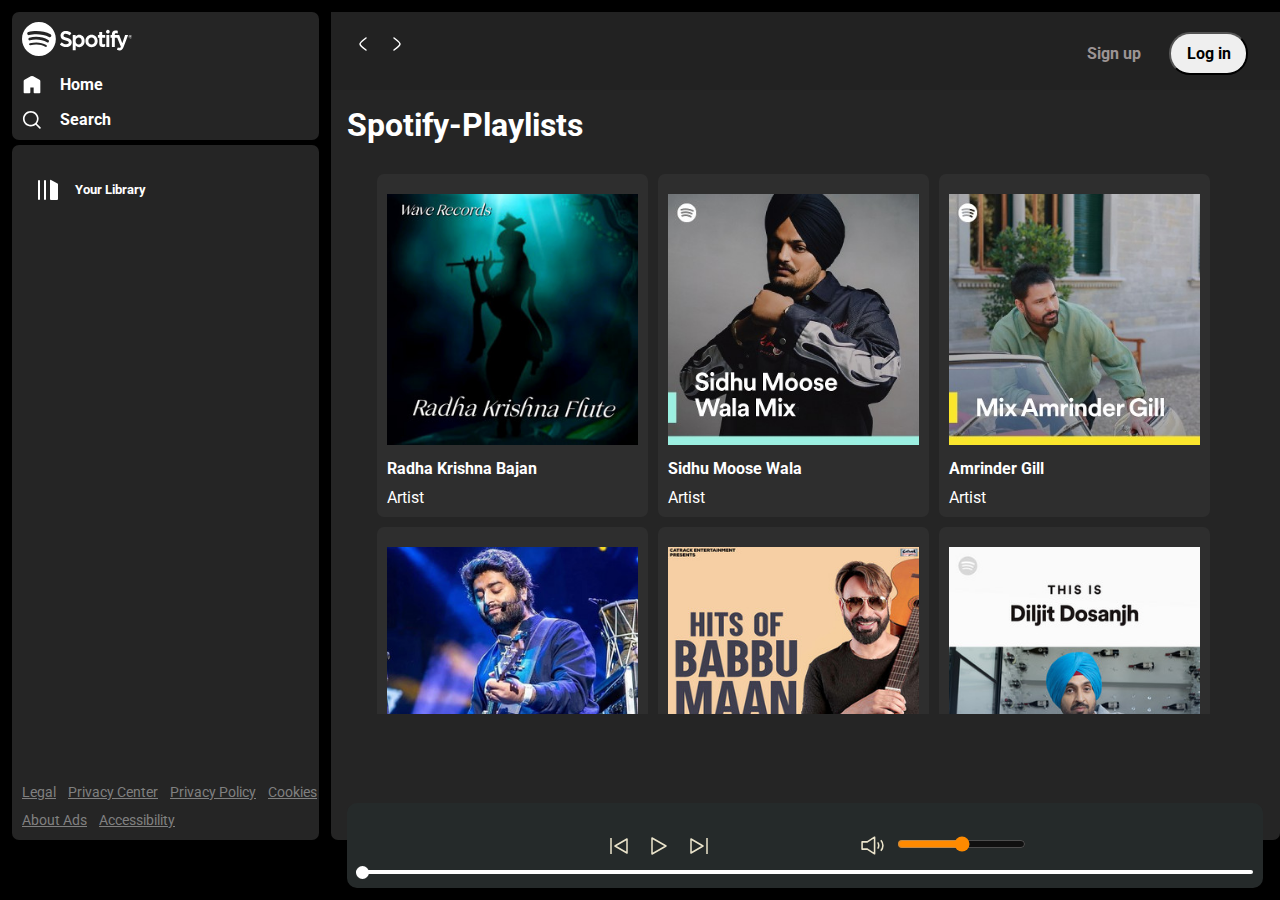
<file: index.html>
<!DOCTYPE html>
<html lang="en">
<head>
    <meta charset="UTF-8">
    <meta name="viewport" content="width=device-width, initial-scale=1.0">
    <title>'Spotify - Web Player: Music for everyone'</title>
     <link rel="stylesheet" href="./css/style.css">
     <link rel="stylesheet" href="./css/utility.css">
</head>
<body>
    <div class="container flex bg-black">
        <div class="left">
            <div class="close">
                <img class="invert" src="./img/close.svg" alt="Close Icon" width="30">
            </div>
            <div class="home bg-grey rounded m-1 p-1">
                <div class="logo"><img class="invert" src="./img/logo.svg" width="110px" alt="Logo Icon"></div>
                <ul>
                    <li><img class="invert" src="./img/home.svg" alt="Home Icon">Home</li>
                    <li><img class="invert" src="./img/search.svg" alt="Search Icon">Search</li>
                </ul>
            </div>

            <div class="library bg-grey rounded m-1 p-1">
                <div class="heading">
                    <img class="invert" src="./img/playlist.svg" alt="playlist Icon">
                    <h4>Your Library</h4>
                </div>

                <div class="songList">
                    <ul>
                    </ul>
                </div>

                <div class="footer">
                    <div><a href="https://www.spotify.com/jp/legal/"><span>Legal</span></a></div>
                    <div><a href="https://www.spotify.com/jp/privacy/"><span>Privacy Center</span></a></div>
                    <div><a href="https://www.spotify.com/jp/legal/privacy-policy/"><span>Privacy Policy</span></a></div>
                    <div><a href="https://www.spotify.com/jp/legal/cookies-policy/"><span>Cookies</span></a></div>
                    <div><a href="https://www.spotify.com/jp/legal/privacy-policy/#s3"><span>About Ads</span></a></div>
                    <div><a href="https://www.spotify.com/jp/accessibility/"><span>Accessibility</span></a></div>
                </div>
               
            </div>


        </div>
        <div class="right bg-grey rounded">
            <div class="header">
                <div class="nav">
                    <div class="hamburgerContainer">
                        <img class="invert hamburger" src="./img/hamburger.svg" alt="Hamburger Icon" width="40px">

                    <svg xmlns="http://www.w3.org/2000/svg" width="24" height="24" viewBox="0 0 24 24" fill="none">
                        <path d="M15 6C15 6 9.00001 10.4189 9 12C8.99999 13.5812 15 18 15 18" stroke="#ffffff" stroke-width="1.5" stroke-linecap="round" stroke-linejoin="round"/>
                    </svg>

                    <svg xmlns="http://www.w3.org/2000/svg" width="24" height="24" viewBox="0 0 24 24" fill="none">
                            <path d="M9.00005 6C9.00005 6 15 10.4189 15 12C15 13.5812 9 18 9 18" stroke="#ffffff" stroke-width="1.5" stroke-linecap="round" stroke-linejoin="round"/>
                    </svg>
                    </div>

                </div>

                <div class="buttons">
                    <button class="signupbtn"><a href="./Sign up pages/sign.html">Sign up</a></button>
                    <button class="loginbtn"><a href="Login Pages/Login.html">Log in</a></button>
                </div>
            </div>
            <div class="spotifyPlaylists">
                <h1>Spotify-Playlists</h1>
                <div class="cardContainer">

                       <!-- card 1 start from here  -->
                    <div data-folder="RadhaKrishna" class="card"> 
                    
                        <div class="play">
                            <svg xmlns="http://www.w3.org/2000/svg" width="33" height="33" fill="#000" class="bi bi-play-fill" viewBox="0 0 16 16">
                                <path d="m11.596 8.697-6.363 3.692c-.54.313-1.233-.066-1.233-.697V4.308c0-.63.692-1.01 1.233-.696l6.363 3.692a.802.802 0 0 1 0 1.393"/>
                              </svg>
                        </div>
                        <img src="./img/RadhaKrishna.jpg" alt="Happy Image">
                        <h4>Radha Krishna Bajan</h4>
                        <p>Artist</p>
                    </div>
                       <!-- card 2 start from here  -->

                       <div data-folder="SidhuMooseWala" class="card"> 
                    
                        <div class="play">
                            <svg xmlns="http://www.w3.org/2000/svg" width="33" height="33" fill="#000" class="bi bi-play-fill" viewBox="0 0 16 16">
                                <path d="m11.596 8.697-6.363 3.692c-.54.313-1.233-.066-1.233-.697V4.308c0-.63.692-1.01 1.233-.696l6.363 3.692a.802.802 0 0 1 0 1.393"/>
                              </svg>
                        </div>
                        <img src="./img/Sidhu Bhai.jpg" alt="Happy Image">
                        <h4>Sidhu Moose Wala</h4>
                        <p>Artist</p>
                    </div>

                        <!-- card 3 start from here  -->

                    <div data-folder="amrinderGill" class="card"> 
                    
                        <div class="play">
                            <svg xmlns="http://www.w3.org/2000/svg" width="33" height="33" fill="#000" class="bi bi-play-fill" viewBox="0 0 16 16">
                                <path d="m11.596 8.697-6.363 3.692c-.54.313-1.233-.066-1.233-.697V4.308c0-.63.692-1.01 1.233-.696l6.363 3.692a.802.802 0 0 1 0 1.393"/>
                              </svg>
                        </div>
                        <img src="./img/Amrinder Gill.jpg" alt="Happy Image">
                        <h4>Amrinder Gill</h4>
                        <p>Artist</p>
                    </div>

                       <!-- card 4 start from here  -->
                    <div data-folder="ArjitSingh" class="card"> 
                    
                        <div class="play">
                            <svg xmlns="http://www.w3.org/2000/svg" width="33" height="33" fill="#000" class="bi bi-play-fill" viewBox="0 0 16 16">
                                <path d="m11.596 8.697-6.363 3.692c-.54.313-1.233-.066-1.233-.697V4.308c0-.63.692-1.01 1.233-.696l6.363 3.692a.802.802 0 0 1 0 1.393"/>
                              </svg>
                        </div>
                        <img src="./img/ArjitSingh.jpg" alt="Happy Image">
                        <h4>Arijit Singh</h4>
                        <p>Artist</p>
                    </div>

                        <!-- card 5 start from here  -->

                    <div data-folder="babbuMaan" class="card"> 
                    
                        <div class="play">
                            <svg xmlns="http://www.w3.org/2000/svg" width="33" height="33" fill="#000" class="bi bi-play-fill" viewBox="0 0 16 16">
                                <path d="m11.596 8.697-6.363 3.692c-.54.313-1.233-.066-1.233-.697V4.308c0-.63.692-1.01 1.233-.696l6.363 3.692a.802.802 0 0 1 0 1.393"/>
                              </svg>
                        </div>
                        <img src="./img/MaanSaab.jpg" alt="Happy Image">
                        <h4>Babbu Maan All Songs</h4>
                        <p>Artist</p>
                    </div>
                        <!-- card 6 start from here  -->

                    <div data-folder="Diljit" class="card">  
                    
                        <div class="play">
                            <svg xmlns="http://www.w3.org/2000/svg" width="33" height="33" fill="#000" class="bi bi-play-fill" viewBox="0 0 16 16">
                                <path d="m11.596 8.697-6.363 3.692c-.54.313-1.233-.066-1.233-.697V4.308c0-.63.692-1.01 1.233-.696l6.363 3.692a.802.802 0 0 1 0 1.393"/>
                              </svg>
                        </div>
                        <img src="./img/Diljeet Dosanjh.jpg" alt="Happy Image">
                        <h4>Diljit Dosanjh All Songs</h4>
                        <p>Artist</p>
                    </div>
                    <!-- card 7 start from here  -->
                    <div data-folder="Diljit" class="card">  
                    
                        <div class="play">
                            <svg xmlns="http://www.w3.org/2000/svg" width="33" height="33" fill="#000" class="bi bi-play-fill" viewBox="0 0 16 16">
                                <path d="m11.596 8.697-6.363 3.692c-.54.313-1.233-.066-1.233-.697V4.308c0-.63.692-1.01 1.233-.696l6.363 3.692a.802.802 0 0 1 0 1.393"/>
                              </svg>
                        </div>
                        <img src="./img/DayDreamer.jpg" alt="Happy Image">
                        <h4>Day Dreamer</h4>
                        <p>Artist</p>
                    </div>

                    <!-- card 8 start from here  -->
                    <div data-folder="hansrajRaguwanshi" class="card">  
                    
                        <div class="play">
                            <svg xmlns="http://www.w3.org/2000/svg" width="33" height="33" fill="#000" class="bi bi-play-fill" viewBox="0 0 16 16">
                                <path d="m11.596 8.697-6.363 3.692c-.54.313-1.233-.066-1.233-.697V4.308c0-.63.692-1.01 1.233-.696l6.363 3.692a.802.802 0 0 1 0 1.393"/>
                              </svg>
                        </div>
                        <img src="./img/Hansraj Raguvanshi.jpg" alt="Happy Image">
                        <h4>Hansraj Raguvanshi</h4>
                        <p>Artist</p>
                    </div>

                        <!-- card 9 start from here  -->

                    <div data-folder="KaranAujla" class="card"> 
                    
                        <div class="play">
                            <svg xmlns="http://www.w3.org/2000/svg" width="33" height="33" fill="#000" class="bi bi-play-fill" viewBox="0 0 16 16">
                                <path d="m11.596 8.697-6.363 3.692c-.54.313-1.233-.066-1.233-.697V4.308c0-.63.692-1.01 1.233-.696l6.363 3.692a.802.802 0 0 1 0 1.393"/>
                              </svg>
                        </div>
                        <img src="./img/Karan Aujla.jpg" alt="Happy Image">
                        <h4>Karan Aujla Mix</h4>
                        <p>By KARAN AUJLA</p>
                    </div>

                        <!-- card 10 start from here  -->

                    <div data-folder="KaranAujla" class="card"> 
                    
                        <div class="play">
                            <svg xmlns="http://www.w3.org/2000/svg" width="33" height="33" fill="#000" class="bi bi-play-fill" viewBox="0 0 16 16">
                                <path d="m11.596 8.697-6.363 3.692c-.54.313-1.233-.066-1.233-.697V4.308c0-.63.692-1.01 1.233-.696l6.363 3.692a.802.802 0 0 1 0 1.393"/>
                              </svg>
                        </div>
                        <img src="./img/Parmish Verma.jpg" alt="Happy Image">
                        <h4>Parmish Verma</h4>
                        <p>Artist</p>
                    </div>
                        <!-- card 11 start from here  -->

                    <div data-folder="KaranAujla" class="card"> 
                    
                        <div class="play">
                            <svg xmlns="http://www.w3.org/2000/svg" width="33" height="33" fill="#000" class="bi bi-play-fill" viewBox="0 0 16 16">
                                <path d="m11.596 8.697-6.363 3.692c-.54.313-1.233-.066-1.233-.697V4.308c0-.63.692-1.01 1.233-.696l6.363 3.692a.802.802 0 0 1 0 1.393"/>
                              </svg>
                        </div>
                        <img src="./img/Prabh Gill.jpg" alt="Happy Image">
                        <h4>Prabh Gill</h4>
                        <p>Artist</p>
                    </div>

                        <!-- card 12 start from here  -->

                    <div data-folder="PremDhillon" class="card"> 
                    
                        <div class="play">
                            <svg xmlns="http://www.w3.org/2000/svg" width="33" height="33" fill="#000" class="bi bi-play-fill" viewBox="0 0 16 16">
                                <path d="m11.596 8.697-6.363 3.692c-.54.313-1.233-.066-1.233-.697V4.308c0-.63.692-1.01 1.233-.696l6.363 3.692a.802.802 0 0 1 0 1.393"/>
                              </svg>
                        </div>
                        <img src="./img/PremDhillon.jpg" alt="Happy Image">
                        <h4>Prem Dhillon</h4>
                        <p>Artist</p>
                    </div>

                        <!-- card 13 start from here  -->

                    <div data-folder="KaranAujla" class="card"> 
                    
                        <div class="play">
                            <svg xmlns="http://www.w3.org/2000/svg" width="33" height="33" fill="#000" class="bi bi-play-fill" viewBox="0 0 16 16">
                                <path d="m11.596 8.697-6.363 3.692c-.54.313-1.233-.066-1.233-.697V4.308c0-.63.692-1.01 1.233-.696l6.363 3.692a.802.802 0 0 1 0 1.393"/>
                              </svg>
                        </div>
                        <img src="./img/SatinderSartaj.jpg" alt="Happy Image">
                        <h4>Satindar Sartaaj</h4>
                        <p>Artist</p>
                    </div>
                        <!-- card 14 start from here  -->

                    <div data-folder="KaranAujla" class="card"> 
                    
                        <div class="play">
                            <svg xmlns="http://www.w3.org/2000/svg" width="33" height="33" fill="#000" class="bi bi-play-fill" viewBox="0 0 16 16">
                                <path d="m11.596 8.697-6.363 3.692c-.54.313-1.233-.066-1.233-.697V4.308c0-.63.692-1.01 1.233-.696l6.363 3.692a.802.802 0 0 1 0 1.393"/>
                              </svg>
                        </div>
                        <img src="./img/Sharry Maan.jpg" alt="Happy Image">
                        <h4>Sharry Maan </h4>
                        <p>Artist</p>
                    </div>

                   
                </div>
                <div class="playbar">
                    <div class="seekbar">
                        <div class="circle">

                        </div>
                    </div>

                 <div class="abovebar">
                        <div class="songinfo"></div>
                    <div class="songbuttons">
                        <img id="previous" src="./img/prevsong.svg" alt="Previous button">
                        <img id="play" src="./img/play.svg" alt="Play Button">
                        <img id="next" src="./img/nextsong.svg" alt="Next Button">
                    </div>

                    <div class="timevol">
                        <div class="songtime"></div>
                        <div class="volume">
                            <img src="./img/volume.svg" alt="Volume Icon" width="25">
                            <div class="range">
                                <input type="range" name="volume" id="">
                            </div>
                        </div>
                    
                    </div>
                   

                 </div>

                </div>
            </div>
        </div>
    </div>
    <script src="./javascript/script.js"></script>
</body>
</html>
</file>
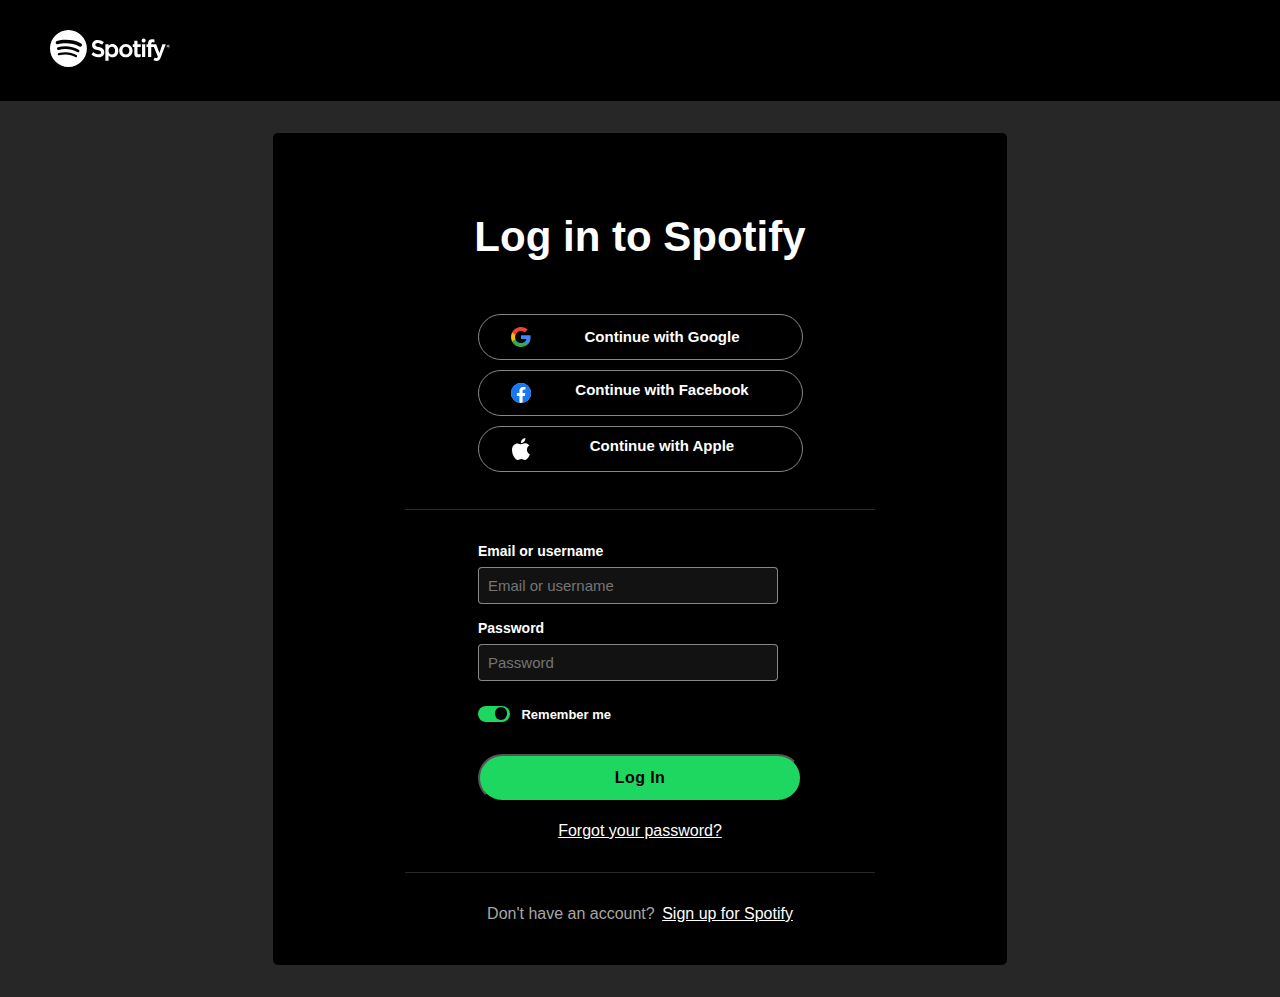
<file: Login Pages/Login.html>
<!DOCTYPE html>
<html lang="en">
<head>
    <meta charset="UTF-8">
    <meta name="viewport" content="width=device-width, initial-scale=1.0">
    <title>Login Page</title>
    <link rel="stylesheet" href="Login.css">
</head>
<body>
    <header>
        <div class="logo">
            <a href="../index.html"><img src="../img/logo.svg" alt="Spotify Logo"></a>
        </div>
    </header>

    <section>
        <div class="main">
            <h1>Log in to Spotify</h1>
            <div class="account-connect">
                <button class="a-c-btn" id="g"><img src="../img/google icon.svg" alt=""><span>Continue with Google</span></button>
                <button class="a-c-btn" id="f"><img src="../img/facebook icon.svg" alt="">Continue with Facebook</button>
                <button class="a-c-btn" id="a"><img src="../img/apple icon.svg" alt="">Continue with Apple</button>
            </div>

            <hr>

            <div class="log-in">
                <form>
                    <label>Email or username</label>
                    <input type="text" placeholder="Email or username">
                    <label>Password</label>
                    <input type="password" placeholder="Password">

                    <div class="switch">
                        <input type="checkbox" id="switch" checked>
                        <label for="switch"></label>
                        <span>Remember me</span>
                    </div>
                    <button>Log In</button>
                    <a href="#">Forgot your password?</a>
                </form>
            </div>
            <hr>

            <div class="footer">
                <span>Don't have an account?</span>
                <a href="../Sign up pages/sign.html">Sign up for Spotify</a>
            </div>
        </div>
    </section>
</body>
</html>
</file>
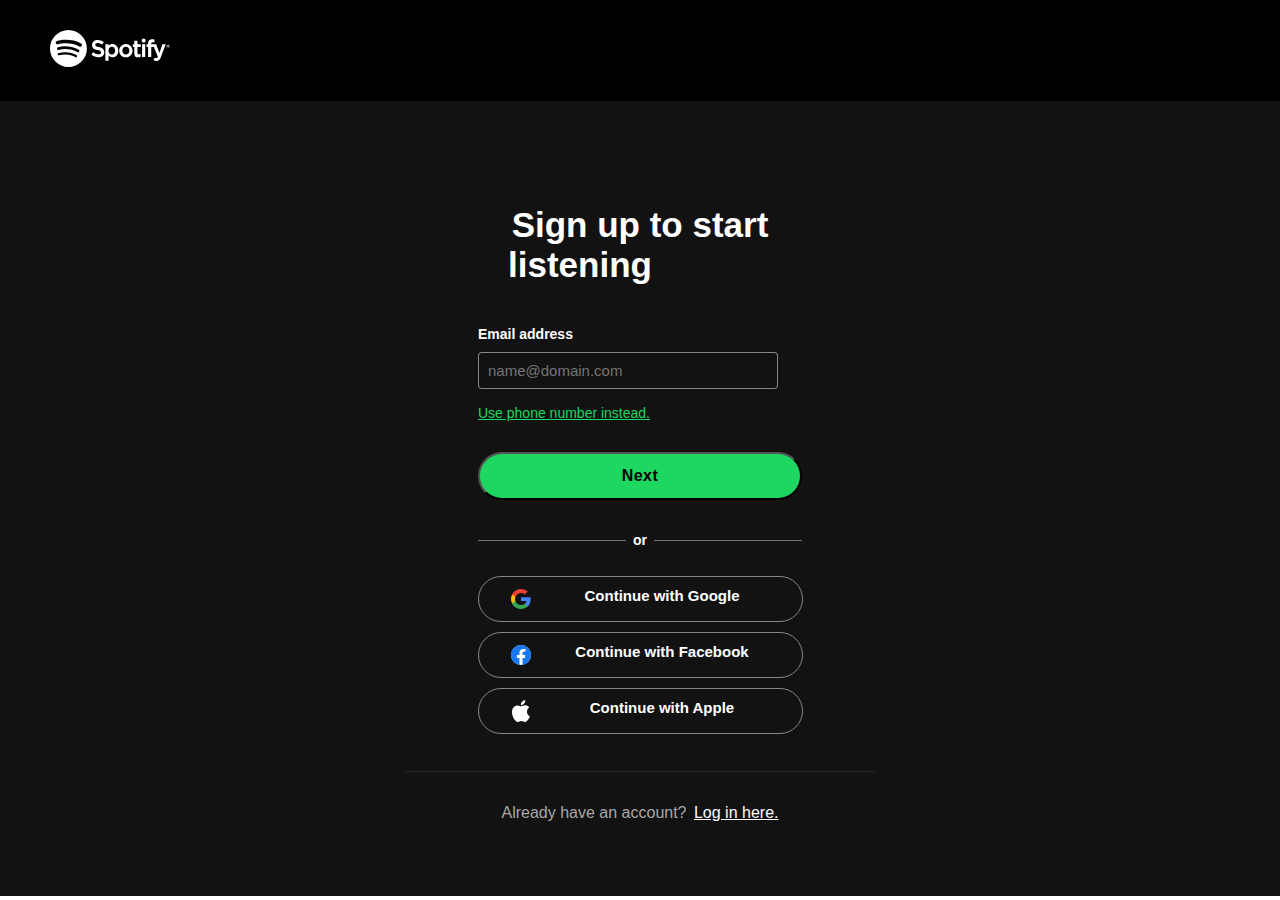
<file: Sign up pages/sign.html>
<!DOCTYPE html>
<html lang="en">
<head>
    <meta charset="UTF-8">
    <meta name="viewport" content="width=device-width, initial-scale=1.0">
    <title>Sign Up page</title>
    <link rel="stylesheet" href="sign.css">
</head>
<body>
    <header>
        <div class="logo">
            <a href="../index.html"><img src="../img/logo.svg" alt="Logo Icon"></a>
        </div>
    </header>

    <section>
        <div class="main">
            <h1>Sign up to start <br>
             <span>listening</span></h1>

             <div class="Email">
                <form>
                    <label>Email address</label>
                    <input type="email" placeholder="name@domain.com">
                    <a href="#">Use phone number instead.
                    </a>
                    <div>
                        <button>Next</button>
                    </div>
                    <hr class="hr-text" data-content="or">
                </form>
            </div>
            <div class="account-connect">
                <button class="a-c-btn" id="g"><img src="../img/google icon.svg" alt=""><span>Continue with Google</span></button>
                <button class="a-c-btn" id="f"><img src="../img/facebook icon.svg" alt="">Continue with Facebook</button>
                <button class="a-c-btn" id="a"><img src="../img/apple icon.svg" alt="">Continue with Apple</button>
            </div>
            <div class="horizontal">
                <hr>
            </div>

            <div class="footer">
                <span>Already have an account?</span>
                <a href="../Login Pages/Login.html">Log in here.</a>
            </div>
        </div>

       
    </section>

</body>
</html>
</file>
<file: css/style.css>
@import url('https://fonts.googleapis.com/css2?family=Roboto:ital,wght@0,100;0,300;0,400;0,500;0,700;0,900;1,100;1,300;1,400;1,500;1,700;1,900&display=swap');

:root{
    --a:0;
}
.close {
    display: none;
    cursor: pointer;
}


*{
    margin: 0;
    padding: 0;
    font-family: "Roboto", sans-serif;
}

body{
    background-color: black;
    color: white;
}

.left{
    width: 25vw;
    padding: 7px;
}

.right{
    width: 75vw;
}

.home ul li{
    display: flex;
    gap: 18px;
    width: 20px;
    list-style-type: none;
    padding-top: 15px;
    font-weight: 700;
    font-style: normal;
  
}

.heading{
    display: flex;
    gap: 15px;
    width: 100%;
    padding-top: 14px;
    font-weight: bold;
    align-items: center;
    padding: 23px 14px;
    font-size: 13px;
}
.heading img{
    width: 24px;
}
.library{
    min-height: 75vh;
    position: relative;
}

.footer{
    display: flex;
    flex-wrap: wrap;
    gap: 12px;
    position: absolute;
    bottom: 0;
    padding: 12px 0;
    font-size: 14px;
}

.footer a{
 
    color: grey;

}
.right {
   margin: 12px 0;
   position: relative;
}

.header{
    display: flex;
    justify-content: space-between;
    background-color: rgb(34, 34, 34);
   
    height: 78px;
}

.header > *{
    padding: 20px;
}

.spotifyPlaylists{
    padding: 16px;
}

.cardContainer{
    display: flex;
    gap: 10px;
    flex-wrap: wrap;
    margin: 30px;
    max-height: 60vh;
    overflow-y:auto;
}

.card{
    /* width: 193px; */
    width: 251px;
    padding: 10px;
    border-radius: 7px;
    background-color: #2e2e2e;
    position: relative;
    transition: all .9s;
}
.card:hover{
    background-color: rgb(105, 103, 103);
    cursor: pointer;
    --a: 1;

}
.card > *{
    padding-top: 10px;
}
.card img{
    width: 100%;
    object-fit: contain;
}

.play{
    width: 28px;
    height: 28px;
    background-color: #1fdf64;
    border-radius: 50%;
    padding: 4px;
    display: flex;
    align-items: center;
    justify-content: center;
    position: absolute;
    bottom: 88px;
    right: 17px;
    top: 168px;
    opacity: var(--a);
    transition: all 1s ease-out;
}

.buttons > *{
    margin: 0 12px;
}

.signupbtn{
    background-color: rgb(34,34,34);
    color: rgb(156, 148, 148);
    font-weight: bold;
    border: none;
    outline: none;
    cursor: pointer;
    font-size: 16px;
}

.signupbtn a{
    text-decoration: none;
    color: rgb(156, 148, 148);
}
.signupbtn a:hover{
    font-size: 17px;
    color: white;
}


.loginbtn{
    background-repeat: white;
    border-radius: 21px;
    color: black;
    font-weight: bold;
    padding: 10px;
    width: 79px;
    cursor: pointer;
    font-size: 16px;
}

.buttons .loginbtn a{
    text-decoration: none;
    color: black;
}

.loginbtn:hover{
    font-weight: bold;
    font-size: 17px;
    }

.playbar{
    position: fixed;
    bottom: 12px;
    filter: invert(1);
    background: #dad5d5;
    border-radius: 10px;
    width: 70vw;
    padding: 10px;
    min-height: 40px;
    display: flex;
    justify-content: center;
    align-items: center;
}

.songbuttons{
    display: flex;
    justify-content: center;
    align-items: center;
    gap: 16px;
}

.hamburger{
    display: none;
    
}

.hamburgerContainer{
    display: flex;
    justify-content: center;
    align-items: center;
    gap: 10px;
    cursor: pointer;

}

.songList ul{
    padding: 0 12px;
}

.songList ul li{
    list-style-type: decimal;
    display: flex;
    justify-content: space-between;
    gap: 12px;
    cursor: pointer;
    padding: 10px 0;
    border: 1px solid white;
    padding: 8px;
    border-radius: 5px;
    margin: 12px 0; 
}

.songList{
    height: 390px;
    overflow: auto;
    margin-bottom: 50px;
}

.songList .info{
    font-size: 13px;
    width: 344px;
}

.info div{
    word-break: break-all;
}

.playnow{
    display: flex;
    justify-content: center;
    align-items: center;
}

.playnow span{
    font-size:12px;
    width: 60px;
}

.seekbar{
    height: 4px;
    width: 98%;
    background:  black;
    position: absolute;
    bottom: 8px;
    border-radius: 10px;
    margin: 6px;
    cursor: pointer;
}

.circle{
    width: 13px;
    height: 13px;
    border-radius: 13px;
    background-color: black;
    position: relative;
    bottom: 4px;
    left: 0%;
    transition: left 0.5s;
}

.songbuttons img{
    cursor: pointer;
}

.timevol{
    display: flex;
    justify-content: center;
    align-items: center;
}

.songinfo, .songtime{
    color: black;
    padding: 0 12px;
}

.songtime{
    width: 125px;   
    color: black;
    padding: 0 12px;
}

.volume{
    display: flex;
    justify-content: center;
    align-items: center;
    gap: 12px;
    cursor: pointer;
}
.range input{
    cursor: pointer;
}

.abovebar{
    display: flex;
    justify-content: space-between;
    margin: 20px 0;
}

@media (max-width: 1200px){

    .left{
        position: absolute;
        left: -120%;
        transition: all .3s;
        z-index: 3;
        width: 373px;
        background-color: black;
        padding: 0;
        height: 100vh;
        position: fixed;
        top: 0;

    }

    .songinfo , .songtime{
        width: auto;
    }
    .left .close{
        position: absolute;
        right: 31px;
        top: 25px;
        width: 29px;
        display: block;
    }
    
    .right{
        width: 100vw;
    }
    .playbar{
        width: calc(100vw - 60px);
    }
    .seekbar{
        width: calc(100vw - 70px);
    }
    .hamburger{
        display: block;
        
    }
    .card{
        width: 55vw;
    }
    .cardContainer{
        margin: 0;
        justify-content: center;
    }
    .timevol {
        display: flex;
        justify-content: space-evenly;
        align-items: center;
        flex-direction: column;
        gap: 13px;
    }
    
    .abovebar{
        flex-direction: column;
        gap: 23px;
        align-items: center;
    }
    .playbar{
        right: 25px;
    }
    .cardContainer {
        max-height: unset;
        overflow-y: unset;
        margin-bottom: 22vh;
    }
}


@media (max-width: 500px) {
    .card {
        width: 100%;
    }

    .header > *{
        padding: 2px;
        
    }
    .header{
        padding: 7px;
    }

    .buttons > *{
        margin: 0 6px;
    }
   
    .spotifyPlaylists{
        padding: 4px;
    }
    
    .playbar{
        right: 25px;
    }
    .library{
        height: 82vh;
    }
    .left{
        /* height: 100vh; */
        position: fixed;
        top: 0;
        width: 100vw;
    }

}
</file>
<file: css/utility.css>
.border{
    border: 2px solid red;
    margin: 3px;
}

.flex{
    display: flex;
}

.justify-center{
    justify-content: center;
}

.items-center{
    align-items:center;
}

.bg-black{
    background-color: black;
    color: white;
}

.invert{
    filter: invert(1);
}

.bg-grey{
    background-color: #252525;
}

.rounded{
    border-radius: 7px;
}

.m-1{
    margin: 5px; 
}

.p-1{
    padding: 10px;
}

/* For Webkit browsers (e.g., Chrome, Safari) */
::-webkit-scrollbar {
    width: 12px;
  }
  
  ::-webkit-scrollbar-thumb {
    background-color: #333; /* Dark color for the thumb */
    border-radius: 6px;
  }
  
  ::-webkit-scrollbar-track {
    background-color: #222; /* Dark color for the track */
  }
  
  /* For Firefox */
   /* scrollbar-color: #333 #222;  */
   /* Dark color for the thumb and track in Firefox */
</file>
<file: Login Pages/Login.css>
*{
    margin: 0;
    padding: 0;
    box-sizing: border-box;
    text-decoration: none;
    list-style-type: none;
}
html{
    font-family: CircularSpTitle, sans-serif;
}

header{
    background-color:#000;
    padding: 30px 0 30px 50px;
}

header .logo img{
    width: 120px;
    filter: invert();
}

section {
    /* background:  linear-gradient(rgba(11,1,1,0.9) 0%, rgba(0,0,0)100%); */
    background: rgba(39, 39, 39, 1);
    display: flex;
    align-items: center;
    justify-content: center;
}
section .main{
    margin: 32px 0;
    padding: 32px;
    width: 734px;
    /* width: 55vw; */
    /* height: 910px; */
    background: #000;
    border-radius: 5px;
}

section .main h1{
    text-align: center;
    margin: 48px 0;
    color: white;
    font-size: 42px;
}

section .main .account-connect {
    display: flex;
    justify-content: center;
    align-items: center;
    flex-direction: column;
}

section .main .account-connect button{
   width: 325px;
   text-align: center;
   padding: 10px 20px;
   border: none;
   outline: none;
   margin: 5px 0;
   border-radius: 500px;
   color: white;
   background: transparent;
   border: 1px solid #878787;
   font-size: 15px;
   font-weight: bold;
}

section .main .account-connect button:hover{
    border: 1px solid white;
    transition: .2s ;
}

section .main .account-connect button img {
    float: left;
    margin: 0 10px;

}

section .main .account-connect button span{
    position: relative;
    top: 3px;
}

section .main hr {
    margin: 32px 100px;
    border-right: none;
    border-bottom: none;
    border-left: none;
    border-image: initial;
    border-top: 1px solid rgb(41, 41, 41);
}

section .main .log-in{
    display: flex;
    justify-content: center;
    align-items: center;
    font-weight: bold;
}

section .main .log-in form label {
    color: white;
    font-size: 14px;
    margin-bottom: 8px;
    display: inline-block;
}

section .main .log-in form input{
    display: block;
    padding: 10px;
    width: 300px;
    margin-bottom: 15px;
    font-size: 15px;
    font-weight: 500;
    background: rgb(18, 18, 18);
    outline: none;
    border: none;
    appearance: none;
    border-radius: 4px;
    box-shadow:inset 0 0 0 1px #878787;
    color: white;
}
section .main .log-in form input:hover{
    border: 1px solid white;
  
}
/* switch styling start from here  */

.switch {
    margin: 0;
    padding: 0;
}

.switch input[type=checked]{
    height: 0;
    width: 0;
    visibility: hidden;
}

.switch label {
    margin: 10px 0px 20px 0px;
    cursor: pointer;
    width: 32px;
    height: 16px;
    background: #727272;
    display: block;
    border-radius: 50em;
    position: relative;
    transition: .1s;
    box-sizing: border-box;
}
.switch label::after{
    content: '';
    position: absolute;
    width: 12px;
    height: 13px;
    background: black;
    border-radius: 50em;
    transition: .1s;
    top: 1px;
}

.switch input:active + label{
    background-color: #727272;
}

.switch input:checked + label {
    background: #1ed760;
}

.switch input:checked + label::after {
    transform: translateX(calc(100% + 5px));
}

input#switch {
    display: none;
}

.switch span {
    color: white;
    font-size: 13px;
    font-weight: 400px;
    position: relative;
    left: 7px;
    bottom: 11px;
}

section .main .log-in button {
    background-color: #1ed760;
    border-radius: 30px;
    font-weight: bold;
    padding: 8px 32px;
    height: 48px;
    width: 324px;
    letter-spacing: .4px;
    font-size: 16px;
    margin: 20px 0;
    transition: all 0.3s ease-in-out;
}
section .main .log-in button:hover{

    font-weight: bold;
    transform: scale(1.1);
}

section .main .log-in a {
    display: block;
    text-align: center;
    color: white;
    font-weight: 400;
    text-decoration: underline;
}

section .main .log-in a:hover{
   color: #1ed760;

}

section .main .footer{
    margin: 10px 0;
    text-align: center;
}

.footer span {
    color: #A7A7A7;
    margin-right: 3px;
}

.footer a{
    color: white;
    text-decoration: underline;
}
.footer a:hover{
    color: #1ed760;
 
 }
</file>
<file: Sign up pages/sign.css>
*{
    margin: 0;
    padding: 0;
    box-sizing: border-box;
    text-decoration: none;
    list-style-type: none;
}

html{
    font-family:Verdana, Geneva, Tahoma, sans-serif;
}

header{
    background-color: #000;
    padding: 30px 0 30px 50px;
}

header .logo img{
    filter: invert();
    width: 120px;
}

section{
    /* background-color: rgba(39, 39, 39, 1); */
    background: rgb(18, 18, 18);
    display: flex;
    align-items: center;
    justify-content: center;
}

section .main{
    margin: 32px 0;
    padding: 32px;
    width: 734px;
    /* height: 800px; */
    background:#121212;
    border-radius: 5px;
}

section .main h1{
    text-align: center;
    margin: 40px 0;
    color: white;
    font-size: 35px;
    font-weight: 700;
}

section .main h1 span{
  position: relative;
  right: 60px;
}

section .main .Email{
    display: flex;
    justify-content: center;
    align-items: center;
    font-weight: bold;
}

section .main .Email form label {
    color: white;
    font-size: 14px;
    margin-bottom: 10px;
    display: inline-block;
}

section .main .Email form input{
    display: block;
    padding: 10px;
    width: 300px;
    margin-bottom: 15px;
    font-size: 15px;
    font-weight: 500;
    background: rgb(18, 18, 18);
    outline: none;
    border: none;
    appearance: none;
    border-radius: 4px;
    box-shadow:inset 0 0 0 1px #878787;
    color: white;
}

section .main .Email form input:hover{
    border: 1px solid white;
  
}

 .Email a{
    font-size: 14px;
    font-weight: 400;
    color: #1ed760;
    text-decoration: underline;
 }

.Email button {
    background-color: #1ed760;
    width: 324px;
    height: 48px;
    border-radius: 30px;
    margin: 30px 0;
    font-size: 16px;
    font-weight: bold;
    padding: 8px 32px;
    letter-spacing: .4px;
}

.main .hr-text{
    border: 0;
    font-size: 14px;
    height: 1.5em;
    line-height: 1em;
    position: relative;
    text-align: center;
}

.hr-text::before{
    content: "";
    background-color: #727272;
    position: absolute;
    left: 0;
    top: 50%;
    width: 100%;
    height: 1px;
}
.hr-text::after {
    background: rgb(18, 18, 18);
    color: white;
    content: attr(data-content);
    line-height: 1.5em;
    padding: 0 7px;
    position: relative;
}

 .account-connect {
    display: flex;
    justify-content: center;
    align-items: center;
    flex-direction: column;
    margin: 20px 0;
}

 .account-connect button{
    width: 325px;
    text-align: center;
    padding: 10px 20px;
    border: none;
    outline: none;
    margin: 5px 0;
    border-radius: 500px;
    color: white;
    background: transparent;
    border: 1px solid #878787;
    font-size: 15px;
    font-weight: bold;
 }

 .account-connect button:hover{
    border: 1px solid white;
    transition: .2s ;
}

 .account-connect button img {
    float: left;
    margin: 0 10px;
}

.horizontal hr {
    margin: 32px 100px;
    border-right: none;
    border-bottom: none;
    border-left: none;
    border-image: initial;
    border-top: 1px solid rgb(41, 41, 41);
}

section .main .footer{
    margin: 10px 0;
    text-align: center;
}

.footer span {
    color: #A7A7A7;
    margin-right: 3px;
}

.footer a{
    color: white;
    text-decoration: underline;
}
.footer a:hover{
    color: #1ed760;
 
 }
</file>
